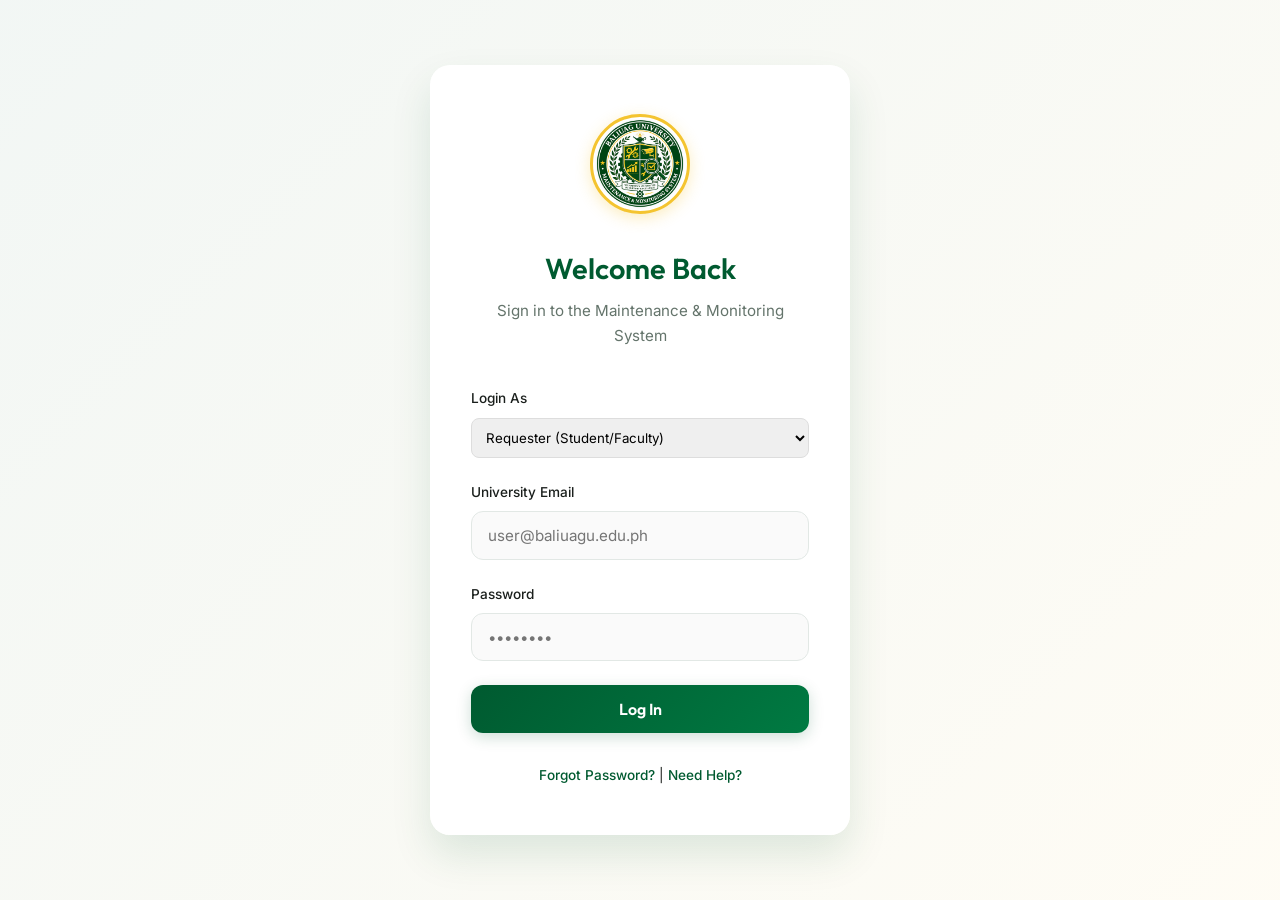
<file: index.html>
<!DOCTYPE html>
<html lang="en">
<head>
    <meta charset="UTF-8">
    <meta name="viewport" content="width=device-width, initial-scale=1.0">
    <title>MMS | Baliuag University</title>
    <link rel="stylesheet" href="style.css">
</head>
<body class="login-body">
    <div class="login-container">
        <div class="login-card">
            <div class="logo-placeholder">
                <img src="logo.png" alt="MMS Logo" class="login-logo" onerror="this.src='https://via.placeholder.com/150?text=MMS+Logo'">
            </div>
            <h2>Welcome Back</h2>
            <p>Sign in to the Maintenance & Monitoring System</p>
            
            <form id="loginForm">
                <div class="input-group">
                    <label for="role">Login As</label>
                    <select id="role" name="role" required style="width: 100%; padding: 10px; border: 1px solid #ddd; border-radius: 8px; font-family: 'Inter', sans-serif;">
                        <option value="requester">Requester (Student/Faculty)</option>
                        <option value="fms">Facility Management Staff (FMS)</option>
                    </select>
                </div>
                <div class="input-group">
                    <label for="email">University Email</label>
                    <input type="email" id="email" name="email" placeholder="user@baliuagu.edu.ph" required>
                </div>
                <div class="input-group">
                    <label for="password">Password</label>
                    <input type="password" id="password" name="password" placeholder="••••••••" required>
                </div>
                <button type="submit" class="btn-primary">Log In</button>
            </form>
            <div class="login-footer">
                <a href="#">Forgot Password?</a> | <a href="#">Need Help?</a>
            </div>
        </div>
    </div>
    <script src="app.js"></script>
</body>
</html>
</file>
<file: style.css>
@import url('https://fonts.googleapis.com/css2?family=Outfit:wght@300;400;500;600;700&family=Inter:wght@400;500;600&display=swap');

:root {
    --bu-green: #005a30;
    --bu-green-light: #007a42;
    --bu-green-dark: #003a1f;
    --bu-gold: #f4c430;
    --bu-gold-light: #f7d566;
    
    --bg-primary: #f8faf9;
    --bg-secondary: #ffffff;
    --text-primary: #1a1f1c;
    --text-secondary: #64746b;
    --border-color: #e2e8e5;
    
    --shadow-sm: 0 2px 4px rgba(0,0,0,0.02);
    --shadow-md: 0 10px 25px rgba(0, 90, 48, 0.08);
    --shadow-lg: 0 20px 40px rgba(0, 90, 48, 0.12);
    
    --radius-md: 12px;
    --radius-lg: 20px;
    
    --transition: all 0.3s cubic-bezier(0.4, 0, 0.2, 1);
}

* {
    margin: 0;
    padding: 0;
    box-sizing: border-box;
}

body {
    background-color: var(--bg-primary);
    color: var(--text-primary);
    font-family: 'Inter', sans-serif;
    line-height: 1.6;
    -webkit-font-smoothing: antialiased;
}

h1, h2, h3, h4 {
    font-family: 'Outfit', sans-serif;
    font-weight: 600;
    color: var(--text-primary);
}

/* =========================================
   LOGIN PAGE
   ========================================= */
.login-body {
    display: flex;
    justify-content: center;
    align-items: center;
    min-height: 100vh;
    background: linear-gradient(135deg, rgba(0,90,48,0.05) 0%, rgba(244,196,48,0.05) 100%);
}

.login-card {
    background: rgba(255, 255, 255, 0.95);
    backdrop-filter: blur(10px);
    padding: 3rem 2.5rem;
    border-radius: var(--radius-lg);
    box-shadow: var(--shadow-lg);
    width: 100%;
    max-width: 420px;
    text-align: center;
    border: 1px solid rgba(255,255,255,0.8);
    animation: slideUp 0.6s ease-out forwards;
}

@keyframes slideUp {
    from { opacity: 0; transform: translateY(30px); }
    to { opacity: 1; transform: translateY(0); }
}

.logo-placeholder {
    margin-bottom: 1.5rem;
}

.login-logo {
    width: 100px;
    height: 100px;
    object-fit: cover;
    border-radius: 50%;
    border: 3px solid var(--bu-gold);
    box-shadow: 0 4px 15px rgba(244,196,48,0.3);
    padding: 2px;
    background: white;
}

.login-card h2 {
    color: var(--bu-green);
    font-size: 1.8rem;
    margin-bottom: 0.5rem;
}

.login-card p {
    color: var(--text-secondary);
    font-size: 0.95rem;
    margin-bottom: 2.5rem;
}

.input-group {
    text-align: left;
    margin-bottom: 1.5rem;
    position: relative;
}

.input-group label {
    display: block;
    margin-bottom: 0.5rem;
    font-size: 0.85rem;
    font-weight: 500;
    color: var(--text-primary);
}

.input-group input {
    width: 100%;
    padding: 0.85rem 1rem;
    border: 1px solid var(--border-color);
    border-radius: var(--radius-md);
    outline: none;
    font-family: 'Inter', sans-serif;
    font-size: 0.95rem;
    transition: var(--transition);
    background: #fafafa;
}

.input-group input:focus {
    border-color: var(--bu-green);
    background: white;
    box-shadow: 0 0 0 4px rgba(0, 90, 48, 0.1);
}

.btn-primary {
    width: 100%;
    padding: 0.85rem;
    background: linear-gradient(135deg, var(--bu-green) 0%, var(--bu-green-light) 100%);
    color: white;
    border: none;
    border-radius: var(--radius-md);
    font-family: 'Outfit', sans-serif;
    font-size: 1rem;
    font-weight: 600;
    cursor: pointer;
    transition: var(--transition);
    box-shadow: 0 4px 15px rgba(0, 90, 48, 0.2);
}

.btn-primary:hover {
    transform: translateY(-2px);
    box-shadow: 0 6px 20px rgba(0, 90, 48, 0.3);
}

.login-footer {
    margin-top: 2rem;
    font-size: 0.85rem;
}

.login-footer a {
    color: var(--bu-green);
    text-decoration: none;
    font-weight: 500;
    transition: var(--transition);
}

.login-footer a:hover {
    color: var(--bu-gold);
}

/* =========================================
   DASHBOARD LAYOUT
   ========================================= */
.dashboard-body {
    display: flex;
    height: 100vh;
    overflow: hidden;
}

.sidebar {
    width: 260px;
    background: var(--bu-green);
    color: white;
    padding: 2rem 1.5rem;
    display: flex;
    flex-direction: column;
    box-shadow: 4px 0 15px rgba(0,0,0,0.05);
    z-index: 10;
}

.sidebar-header {
    text-align: center;
    margin-bottom: 2.5rem;
}

.sidebar-logo {
    width: 70px;
    height: 70px;
    object-fit: cover;
    border-radius: 50%;
    border: 2px solid var(--bu-gold);
    margin-bottom: 1rem;
    background: white;
    padding: 2px;
}

.sidebar-header h3 {
    color: white;
    font-size: 1.2rem;
    letter-spacing: 0.5px;
}

.nav-links {
    list-style: none;
    flex: 1;
}

.nav-links li {
    margin-bottom: 0.5rem;
}

.nav-links a {
    display: flex;
    align-items: center;
    padding: 0.85rem 1rem;
    color: rgba(255,255,255,0.8);
    text-decoration: none;
    border-radius: var(--radius-md);
    transition: var(--transition);
    font-weight: 500;
}

.nav-links li.active a, .nav-links a:hover {
    background-color: rgba(255,255,255,0.15);
    color: white;
}

.nav-links a.logout {
    margin-top: auto;
    color: #ff8c8c;
    border: 1px solid rgba(255, 140, 140, 0.2);
}

.nav-links a.logout:hover {
    background: rgba(255, 140, 140, 0.1);
    color: #ff6b6b;
}

.main-content {
    flex: 1;
    padding: 2rem 3rem;
    overflow-y: auto;
}

.top-nav {
    display: flex;
    justify-content: space-between;
    align-items: center;
    margin-bottom: 2.5rem;
    animation: fadeIn 0.5s ease;
}

.top-nav h1 {
    font-size: 1.8rem;
    color: var(--bu-green-dark);
}

.btn-add {
    width: auto;
    padding: 0.75rem 1.5rem;
    display: flex;
    align-items: center;
    gap: 8px;
    background: linear-gradient(135deg, var(--bu-green) 0%, var(--bu-green-light) 100%);
    color: white;
    border: none;
    border-radius: var(--radius-md);
    font-family: 'Outfit', sans-serif;
    font-weight: 600;
    cursor: pointer;
    transition: var(--transition);
    box-shadow: 0 4px 15px rgba(0, 90, 48, 0.2);
}

.btn-add:hover {
    transform: translateY(-2px);
    box-shadow: 0 6px 20px rgba(0, 90, 48, 0.3);
}

/* =========================================
   DASHBOARD COMPONENTS
   ========================================= */
.stats-cards {
    display: grid;
    grid-template-columns: repeat(auto-fit, minmax(220px, 1fr));
    gap: 1.5rem;
    margin-bottom: 2.5rem;
}

.card {
    background: var(--bg-secondary);
    padding: 1.5rem;
    border-radius: var(--radius-lg);
    box-shadow: var(--shadow-sm);
    border: 1px solid var(--border-color);
    transition: var(--transition);
    position: relative;
    overflow: hidden;
}

.card:hover {
    transform: translateY(-5px);
    box-shadow: var(--shadow-md);
}

.card::before {
    content: '';
    position: absolute;
    top: 0; left: 0; width: 4px; height: 100%;
}
.card-total::before { background: var(--bu-green); }
.card-pending::before { background: #f39c12; }
.card-resolved::before { background: var(--bu-gold); }

.card h3 {
    font-size: 0.95rem;
    color: var(--text-secondary);
    font-weight: 500;
}

.stat {
    font-size: 2.5rem;
    font-weight: 700;
    margin-top: 0.5rem;
    font-family: 'Outfit', sans-serif;
}

.stat.pending { color: #f39c12; }
.stat.resolved { color: var(--bu-green); }

/* Table Styles */
.ticket-section {
    background: var(--bg-secondary);
    padding: 2rem;
    border-radius: var(--radius-lg);
    box-shadow: var(--shadow-sm);
    border: 1px solid var(--border-color);
}

.ticket-section h2 {
    margin-bottom: 1.5rem;
    font-size: 1.3rem;
}

table {
    width: 100%;
    border-collapse: separate;
    border-spacing: 0;
}

th, td {
    padding: 1rem;
    text-align: left;
    border-bottom: 1px solid var(--border-color);
}

th {
    background-color: #f8faf9;
    color: var(--text-secondary);
    font-weight: 600;
    font-size: 0.85rem;
    text-transform: uppercase;
    letter-spacing: 0.5px;
}

th:first-child { border-top-left-radius: 8px; border-bottom-left-radius: 8px; }
th:last-child { border-top-right-radius: 8px; border-bottom-right-radius: 8px; }

tbody tr {
    transition: var(--transition);
}

tbody tr:hover {
    background-color: #f8faf9;
}

td {
    font-size: 0.95rem;
}

.ticket-id {
    font-family: monospace;
    font-weight: 600;
    color: var(--bu-green);
}

.badge {
    padding: 0.35rem 0.85rem;
    border-radius: 20px;
    font-size: 0.75rem;
    font-weight: 600;
    display: inline-block;
}

.badge.pending {
    background-color: #fef0d9;
    color: #d68100;
}

.badge.resolved {
    background-color: #e6f4ea;
    color: var(--bu-green);
}

/* =========================================
   MODAL
   ========================================= */
.modal-overlay {
    position: fixed;
    top: 0; left: 0; width: 100%; height: 100%;
    background: rgba(0,0,0,0.4);
    backdrop-filter: blur(4px);
    display: flex;
    justify-content: center;
    align-items: center;
    z-index: 1000;
    opacity: 0;
    visibility: hidden;
    transition: var(--transition);
}

.modal-overlay.active {
    opacity: 1;
    visibility: visible;
}

.modal {
    background: white;
    width: 90%;
    max-width: 500px;
    border-radius: var(--radius-lg);
    padding: 2.5rem;
    box-shadow: 0 25px 50px -12px rgba(0, 0, 0, 0.25);
    transform: translateY(20px) scale(0.95);
    transition: var(--transition);
}

.modal-overlay.active .modal {
    transform: translateY(0) scale(1);
}

.modal-header {
    display: flex;
    justify-content: space-between;
    align-items: center;
    margin-bottom: 1.5rem;
}

.modal-header h2 {
    color: var(--bu-green);
}

.close-btn {
    background: none;
    border: none;
    font-size: 1.5rem;
    cursor: pointer;
    color: var(--text-secondary);
}

textarea.input-field {
    width: 100%;
    padding: 0.85rem;
    border: 1px solid var(--border-color);
    border-radius: var(--radius-md);
    outline: none;
    font-family: 'Inter', sans-serif;
    resize: vertical;
    min-height: 100px;
    background: #fafafa;
}

select.input-field {
    width: 100%;
    padding: 0.85rem;
    border: 1px solid var(--border-color);
    border-radius: var(--radius-md);
    outline: none;
    background: #fafafa;
}

.file-upload {
    border: 2px dashed var(--border-color);
    padding: 1.5rem;
    text-align: center;
    border-radius: var(--radius-md);
    background: #fafafa;
    cursor: pointer;
    transition: var(--transition);
}
.file-upload:hover {
    border-color: var(--bu-green);
    background: rgba(0,90,48,0.02);
}

.modal-footer {
    display: flex;
    gap: 1rem;
    margin-top: 2rem;
}

.btn-secondary {
    flex: 1;
    padding: 0.85rem;
    background: white;
    color: var(--text-secondary);
    border: 1px solid var(--border-color);
    border-radius: var(--radius-md);
    font-weight: 600;
    cursor: pointer;
    transition: var(--transition);
}
.btn-secondary:hover {
    background: #f1f1f1;
}

@keyframes fadeIn {
    from { opacity: 0; }
    to { opacity: 1; }
}

.btn-resolve {
    background-color: var(--bu-green);
    color: white;
    border: none;
    padding: 0.4rem 0.8rem;
    border-radius: var(--radius-md);
    font-size: 0.8rem;
    font-weight: 600;
    cursor: pointer;
    transition: var(--transition);
}

.btn-resolve:hover {
    background-color: var(--bu-green-dark);
    transform: translateY(-1px);
}
.btn-resolve:disabled {
    background-color: var(--text-secondary);
    cursor: not-allowed;
    opacity: 0.5;
    transform: none;
}

/* =========================================
   ADVANCED FEATURES
   ========================================= */

.dashboard-top-section {
    display: flex;
    gap: 2rem;
    margin-bottom: 2.5rem;
    flex-wrap: wrap;
}

.stats-cards {
    flex: 1;
    display: grid;
    grid-template-columns: repeat(auto-fit, minmax(180px, 1fr));
    gap: 1.5rem;
    margin-bottom: 0;
}

.chart-section {
    flex: 1;
    min-width: 300px;
    background: var(--bg-secondary);
    padding: 1.5rem;
    border-radius: var(--radius-lg);
    box-shadow: var(--shadow-sm);
    border: 1px solid var(--border-color);
    display: flex;
    justify-content: center;
    align-items: center;
    max-height: 250px;
}

.ticket-section-header {
    display: flex;
    justify-content: space-between;
    align-items: center;
    margin-bottom: 1.5rem;
    flex-wrap: wrap;
    gap: 1rem;
}

.ticket-section-header h2 {
    margin-bottom: 0;
}

.search-container {
    flex: 1;
    max-width: 300px;
}

.search-container input {
    width: 100%;
    padding: 0.6rem 1rem;
    border: 1px solid var(--border-color);
    border-radius: var(--radius-md);
    outline: none;
    font-family: 'Inter', sans-serif;
    font-size: 0.9rem;
    background: #fafafa;
    transition: var(--transition);
}

.search-container input:focus {
    border-color: var(--bu-green);
    background: white;
}

/* Priority Badges */
.badge.low { background-color: #f1f5f9; color: #64748b; }
.badge.medium { background-color: #fef0d9; color: #d68100; }
.badge.urgent { background-color: #fee2e2; color: #ef4444; }

/* Toast Notification */
.toast {
    position: fixed;
    bottom: -100px;
    right: 20px;
    background: #1a1f1c;
    color: white;
    padding: 1rem 1.5rem;
    border-radius: var(--radius-md);
    box-shadow: var(--shadow-lg);
    font-weight: 500;
    transition: bottom 0.4s cubic-bezier(0.175, 0.885, 0.32, 1.275);
    z-index: 2000;
    display: flex;
    align-items: center;
    gap: 10px;
}

.toast.show {
    bottom: 30px;
}

/* SPA Views */
.spa-view {
    display: none;
    animation: fadeIn 0.3s ease-in-out;
}
.spa-view.active-view {
    display: block;
}
@keyframes fadeIn {
    from { opacity: 0; transform: translateY(10px); }
    to { opacity: 1; transform: translateY(0); }
}

/* Dark Mode */
body.dark-mode {
    --bg-primary: #0f172a;
    --bg-secondary: #1e293b;
    --text-primary: #f8fafc;
    --text-secondary: #cbd5e1;
    --border-color: #334155;
    background-color: var(--bg-primary);
    color: var(--text-primary);
}
body.dark-mode .card, body.dark-mode .sidebar {
    background-color: var(--bg-secondary);
    color: var(--text-primary);
    border-color: var(--border-color);
}
body.dark-mode th, body.dark-mode td {
    border-bottom: 1px solid var(--border-color);
}
body.dark-mode th {
    background-color: #0f172a;
    color: var(--text-secondary);
}
body.dark-mode .top-nav {
    background-color: var(--bg-primary);
    border-bottom: 1px solid var(--border-color);
}
body.dark-mode .nav-links li a:hover {
    background-color: rgba(255,255,255,0.1);
}
body.dark-mode input, body.dark-mode select, body.dark-mode textarea {
    background-color: #0f172a;
    color: white;
    border: 1px solid var(--border-color);
}
body.dark-mode .msg-received {
    background-color: #334155 !important;
    color: #f8fafc !important;
}
body.dark-mode tbody tr:hover {
    background-color: rgba(255, 255, 255, 0.05);
}

/* Logout Modal */
.modal-overlay {
    position: fixed; top: 0; left: 0; width: 100%; height: 100%;
    background: rgba(0,0,0,0.5);
    display: flex; align-items: center; justify-content: center;
    z-index: 3000;
    opacity: 0; pointer-events: none; transition: 0.3s;
}
.modal-overlay.active {
    opacity: 1; pointer-events: auto;
}
.modal-box {
    background: var(--bg-secondary);
    padding: 30px; border-radius: 8px; width: 90%; max-width: 400px;
    box-shadow: 0 4px 20px rgba(0,0,0,0.2);
    text-align: center; color: var(--text-primary);
}
.modal-box input {
    width: 100%; padding: 10px; margin: 15px 0; border: 1px solid var(--border-color); border-radius: 4px;
}

/* =========================================
   MOBILE RESPONSIVENESS
   ========================================= */
@media (max-width: 768px) {
    .dashboard-body {
        flex-direction: column;
    }
    .sidebar {
        width: 100%;
        padding: 0.5rem;
        order: 2;
        z-index: 100;
        position: fixed;
        bottom: 0;
        height: auto;
        flex-direction: row;
        box-shadow: 0 -4px 15px rgba(0,0,0,0.1);
    }
    .sidebar-header {
        display: none;
    }
    .nav-links {
        display: flex;
        flex-direction: row;
        overflow-x: auto;
        margin: 0;
        padding: 0;
        gap: 5px;
        align-items: center;
        justify-content: flex-start;
        width: 100%;
    }
    .nav-links li {
        margin-bottom: 0;
    }
    .nav-links a {
        padding: 0.5rem 0.8rem;
        font-size: 0.8rem;
        white-space: nowrap;
    }
    .nav-links a.logout {
        margin-top: 0;
        margin-left: auto;
    }
    .main-content {
        padding: 1rem;
        padding-bottom: 80px;
        overflow-y: auto;
    }
    .top-nav {
        flex-direction: column;
        align-items: flex-start;
        gap: 10px;
    }
    .dashboard-top-section {
        flex-direction: column;
    }
    .stats-cards {
        grid-template-columns: 1fr;
    }
    .table-container {
        overflow-x: auto;
    }
    table {
        min-width: 600px;
    }
    .login-box {
        width: 95%;
        padding: 2rem;
    }
    .chart-section {
        max-height: 300px;
    }
}
</file>
